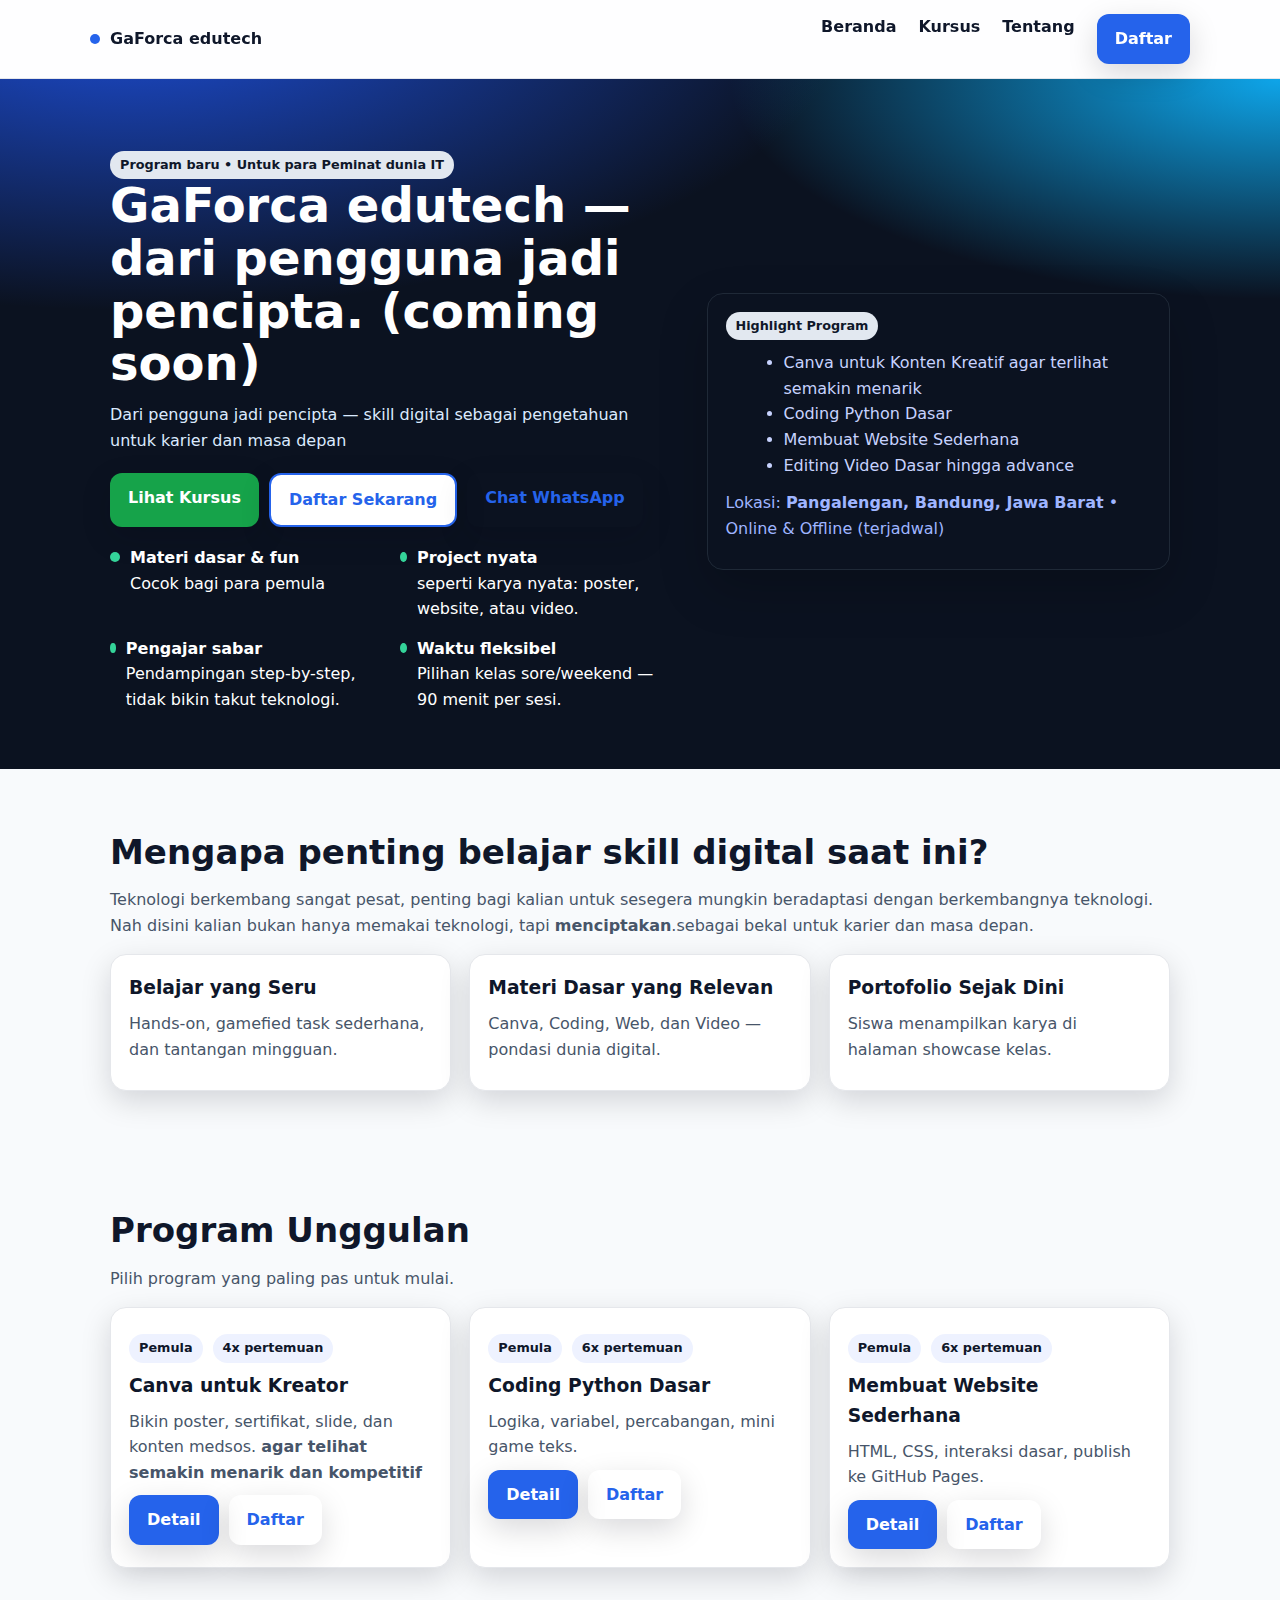
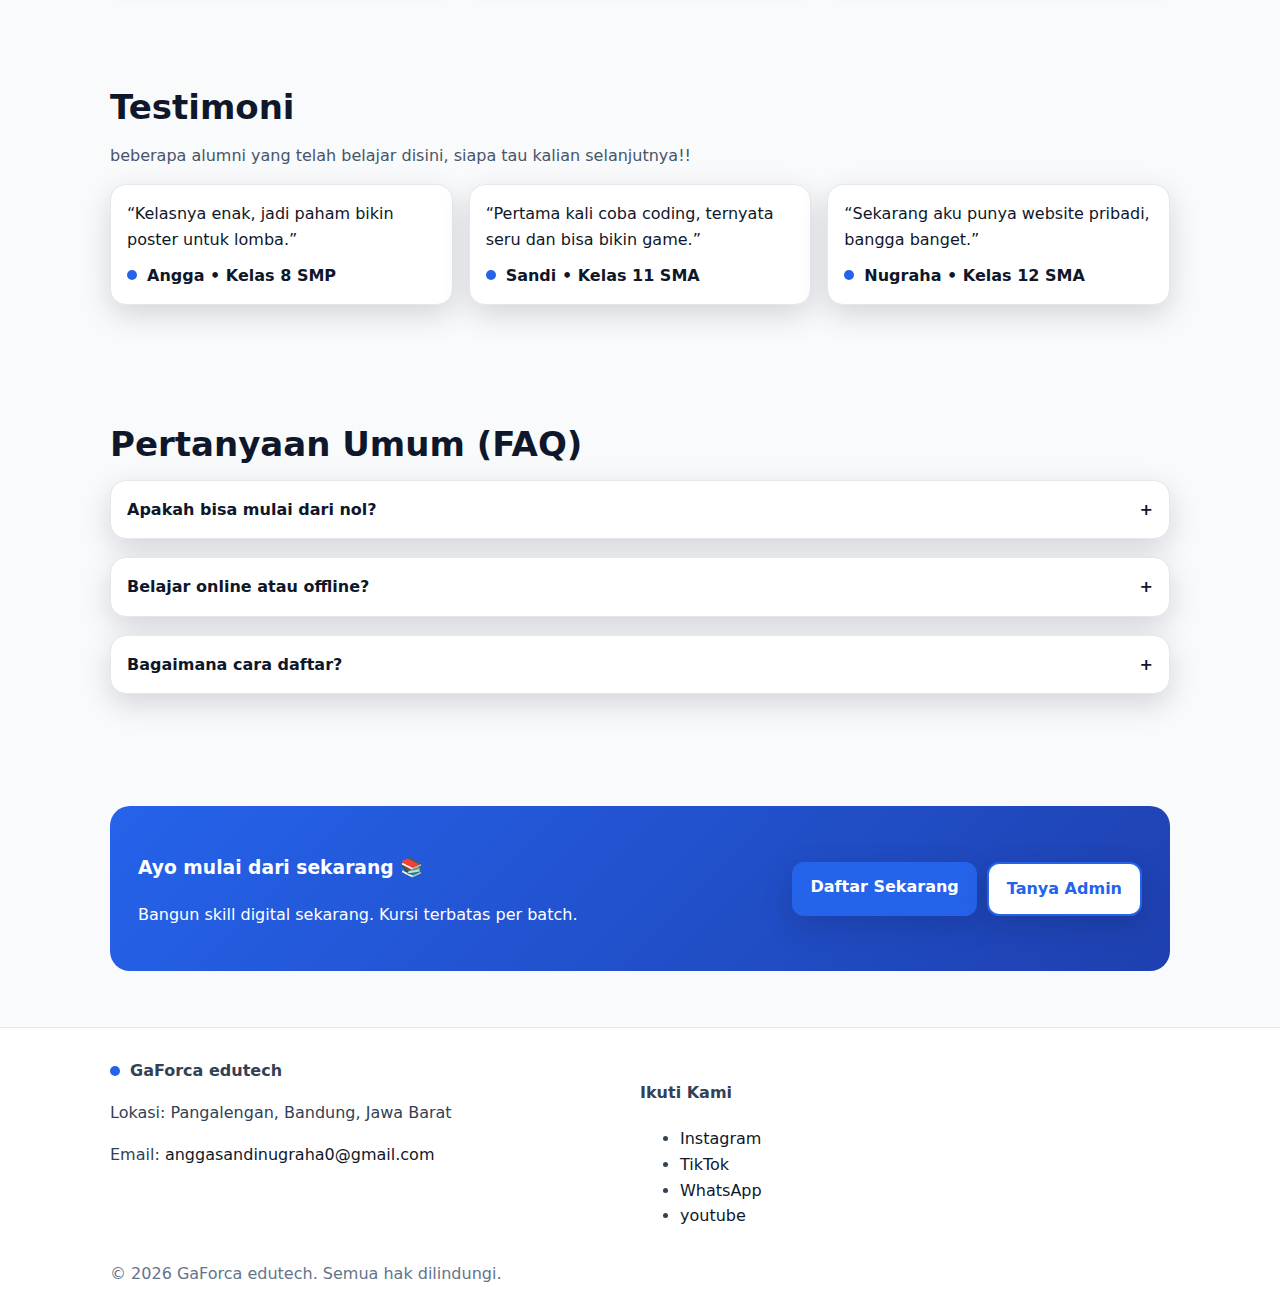
<file: index.html>
<!doctype html>
<html lang="id">
<head>
  <meta charset="utf-8">
  <meta name="viewport" content="width=device-width,initial-scale=1">
  <title>GaForca edutech — Belajar Skill Digital dari Nol</title>
  <meta name="description" content="Bootcamp skill digital untuk anak SMP di Pangalengan: Canva, Coding Python, Website, Editing Video. Dari pengguna jadi pencipta.">
  <meta property="og:title" content="GaForca edutech">
  <meta property="og:description" content="Bootcamp skill digital untuk para peminat dunia IT">
  <meta property="og:type" content="website">
  <meta property="og:url" content="">
  <meta property="og:image" content="">
  <link rel="icon" href="data:image/svg+xml,<svg xmlns=%22http://www.w3.org/2000/svg%22 viewBox=%220 0 100 100%22><circle cx=%2250%22 cy=%2250%22 r=%2248%22 fill=%22%232563eb%22/><text x=%2250%22 y=%2260%22 font-size=%2254%22 text-anchor=%22middle%22 fill=%22white%22 font-family=%22Arial%22>SD</text></svg>">
  <link rel="stylesheet" href="style.css">
</head>
<body>
  <header class="sticky">
    <div class="container nav">
      <div class="logo"><span class="logo-dot"></span><span data-config="brand">GaForca edutech</span></div>
      <nav>
        <ul>
          <li><a href="index.html">Beranda</a></li>
          <li><a href="courses.html">Kursus</a></li>
          <li><a href="about.html">Tentang</a></li>
          <li><a class="btn btn-primary" data-link="register">Daftar</a></li>
        </ul>
      </nav>
      <button id="burger">Menu</button>
    </div>
    
  </header>

  <section class="hero">
    <div class="container content">
      <div>
        <span class="tag">Program baru • Untuk para Peminat dunia IT</span>
        <h1><span data-config="brand">GaForca edutech</span> — <br/>dari pengguna jadi pencipta. (coming soon)</h1>
        <p data-config="tagline">Dari pengguna jadi pencipta — skill digital sebagai pengetahuan untuk karier dan masa depan</p>
        <div style="display:flex;gap:10px;flex-wrap:wrap;margin:10px 0 18px">
          <a class="btn btn-success" data-link="primary-cta">Lihat Kursus</a>
          <a class="btn btn-outline" data-link="secondary-cta">Daftar Sekarang</a>
          <a class="btn" data-link="whatsapp">Chat WhatsApp</a>
        </div>
        <div class="hero-feats">
          <div class="feat"><div class="dot"></div><div><b>Materi dasar & fun</b><br/>Cocok bagi para pemula</div></div>
          <div class="feat"><div class="dot"></div><div><b>Project nyata</b><br/>seperti karya nyata: poster, website, atau video.</div></div>
          <div class="feat"><div class="dot"></div><div><b>Pengajar sabar</b><br/>Pendampingan step-by-step, tidak bikin takut teknologi.</div></div>
          <div class="feat"><div class="dot"></div><div><b>Waktu fleksibel</b><br/>Pilihan kelas sore/weekend — 90 menit per sesi.</div></div>
        </div>
      </div>
      <div class="card">
        <div class="tag">Highlight Program</div>
        <ul style="margin:10px 0 0 18px;color:#c7d2fe">
          <li>Canva untuk Konten Kreatif agar terlihat semakin menarik</li>
          <li>Coding Python Dasar</li>
          <li>Membuat Website Sederhana</li>
          <li>Editing Video Dasar hingga advance</li>
        </ul>
        <p style="color:#9fb5ff;margin-top:12px">Lokasi: <b data-config="location">Pangalengan, Bandung, Jawa Barat</b> • Online & Offline (terjadwal)</p>
      </div>
    </div>
  </section>

  <section class="section">
    <div class="container">
      <h2>Mengapa penting belajar skill digital saat ini?</h2>
      <p class="lead">Teknologi berkembang sangat pesat, penting bagi kalian untuk sesegera mungkin beradaptasi dengan berkembangnya teknologi. Nah disini kalian bukan hanya memakai teknologi, tapi <b>menciptakan</b>.sebagai bekal untuk karier dan masa depan.</p>
      <div class="grid">
        <div class="card">
          <h3>Belajar yang Seru</h3>
          <p>Hands-on, gamefied task sederhana, dan tantangan mingguan.</p>
        </div>
        <div class="card">
          <h3>Materi Dasar yang Relevan</h3>
          <p>Canva, Coding, Web, dan Video — pondasi dunia digital.</p>
        </div>
        <div class="card">
          <h3>Portofolio Sejak Dini</h3>
          <p>Siswa menampilkan karya di halaman showcase kelas.</p>
        </div>
      </div>
    </div>
  </section>

  <section class="section" id="program">
    <div class="container">
      <h2>Program Unggulan</h2>
      <p class="lead">Pilih program yang paling pas untuk mulai.</p>
      <div class="grid">
        <div class="card">
          <div class="meta"><span class="tag">Pemula</span><span class="tag">4x pertemuan</span></div>
          <h3>Canva untuk Kreator</h3>
          <p>Bikin poster, sertifikat, slide, dan konten medsos. <b>agar telihat semakin menarik dan kompetitif</b></p>
          <div class="actions">
            <a class="btn btn-primary" href="courses.html#canva">Detail</a>
            <a class="btn" data-link="register">Daftar</a>
          </div>
        </div>
        <div class="card">
          <div class="meta"><span class="tag">Pemula</span><span class="tag">6x pertemuan</span></div>
          <h3>Coding Python Dasar</h3>
          <p>Logika, variabel, percabangan, mini game teks.</p>
          <div class="actions">
            <a class="btn btn-primary" href="courses.html#python">Detail</a>
            <a class="btn" data-link="register">Daftar</a>
          </div>
        </div>
        <div class="card">
          <div class="meta"><span class="tag">Pemula</span><span class="tag">6x pertemuan</span></div>
          <h3>Membuat Website Sederhana</h3>
          <p>HTML, CSS, interaksi dasar, publish ke GitHub Pages.</p>
          <div class="actions">
            <a class="btn btn-primary" href="courses.html#web">Detail</a>
            <a class="btn" data-link="register">Daftar</a>
          </div>
        </div>
      </div>
    </div>
  </section>

  <section class="section">
    <div class="container">
      <h2>Testimoni</h2>
      <p class="lead">beberapa alumni yang telah belajar disini, siapa tau kalian selanjutnya!!</p>
      <div class="testi">
        <div class="blockquote">
          “Kelasnya enak, jadi paham bikin poster untuk lomba.”
          <div class="who"><span class="logo-dot"></span> Angga • Kelas 8 SMP</div>
        </div>
        <div class="blockquote">
          “Pertama kali coba coding, ternyata seru dan bisa bikin game.”
          <div class="who"><span class="logo-dot"></span> Sandi • Kelas 11 SMA</div>
        </div>
        <div class="blockquote">
          “Sekarang aku punya website pribadi, bangga banget.”
          <div class="who"><span class="logo-dot"></span> Nugraha • Kelas 12 SMA</div>
        </div>
      </div>
    </div>
  </section>

  <section class="section faq">
    <div class="container">
      <h2>Pertanyaan Umum (FAQ)</h2>
      <div class="grid" style="grid-template-columns:1fr">
        <div class="faq-item">
          <div class="faq-q">Apakah bisa mulai dari nol? <span>+</span></div>
          <div class="faq-a" data-open="false"><p>Ya. Program dirancang khusus untuk pemula tanpa pengalaman.</p></div>
        </div>
        <div class="faq-item">
          <div class="faq-q">Belajar online atau offline? <span>+</span></div>
          <div class="faq-a" data-open="false"><p>Hybrid. Beberapa sesi online, beberapa sesi tatap muka terjadwal.</p></div>
        </div>
        <div class="faq-item">
          <div class="faq-q">Bagaimana cara daftar? <span>+</span></div>
          <div class="faq-a" data-open="false"><p>Klik tombol “Daftar” dan isi Google Form. Admin akan menghubungi via WhatsApp.</p></div>
        </div>
      </div>
    </div>
  </section>

  <section class="section">
    <div class="container">
      <div class="cta">
        <div>
          <h3>Ayo mulai dari sekarang 📚</h3>
          <p>Bangun skill digital sekarang. Kursi terbatas per batch.</p>
        </div>
        <div style="display:flex;gap:10px;flex-wrap:wrap">
          <a class="btn btn-primary" data-link="register">Daftar Sekarang</a>
          <a class="btn btn-outline" data-link="whatsapp">Tanya Admin</a>
        </div>
      </div>
    </div>
  </section>

  <footer>
    <div class="container cols">
      <div>
        <div class="logo"><span class="logo-dot"></span><span data-config="brand">GaForca edutech</span></div>
        <p>Lokasi: <span data-config="location">Pangalengan, Bandung, Jawa Barat</span></p>
        <p>Email: <a href="mailto:anggasandinugraha0@gmail.com" data-config="email">anggasandinugraha0@gmail.com</a></p>
      </div>
      
      <div>
        <h4>Ikuti Kami</h4>
        <ul>
          <li><a data-link="instagram">Instagram</a></li>
          <li><a data-link="tiktok">TikTok</a></li>
          <li><a data-link="whatsapp">WhatsApp</a></li>
          <li><a data-link="youtube">youtube</a></li>
        </ul>
      </div>
    </div>
    <div class="container" style="margin-top:16px;color:#64748b">© <span id="year"></span> <span data-config="brand">STUDIO DIGITAL SMP</span>. Semua hak dilindungi.</div>
  </footer>

  <script src="script.js"></script>
  <script>document.getElementById("year").textContent = new Date().getFullYear()</script>
</body>
</html>
</file>
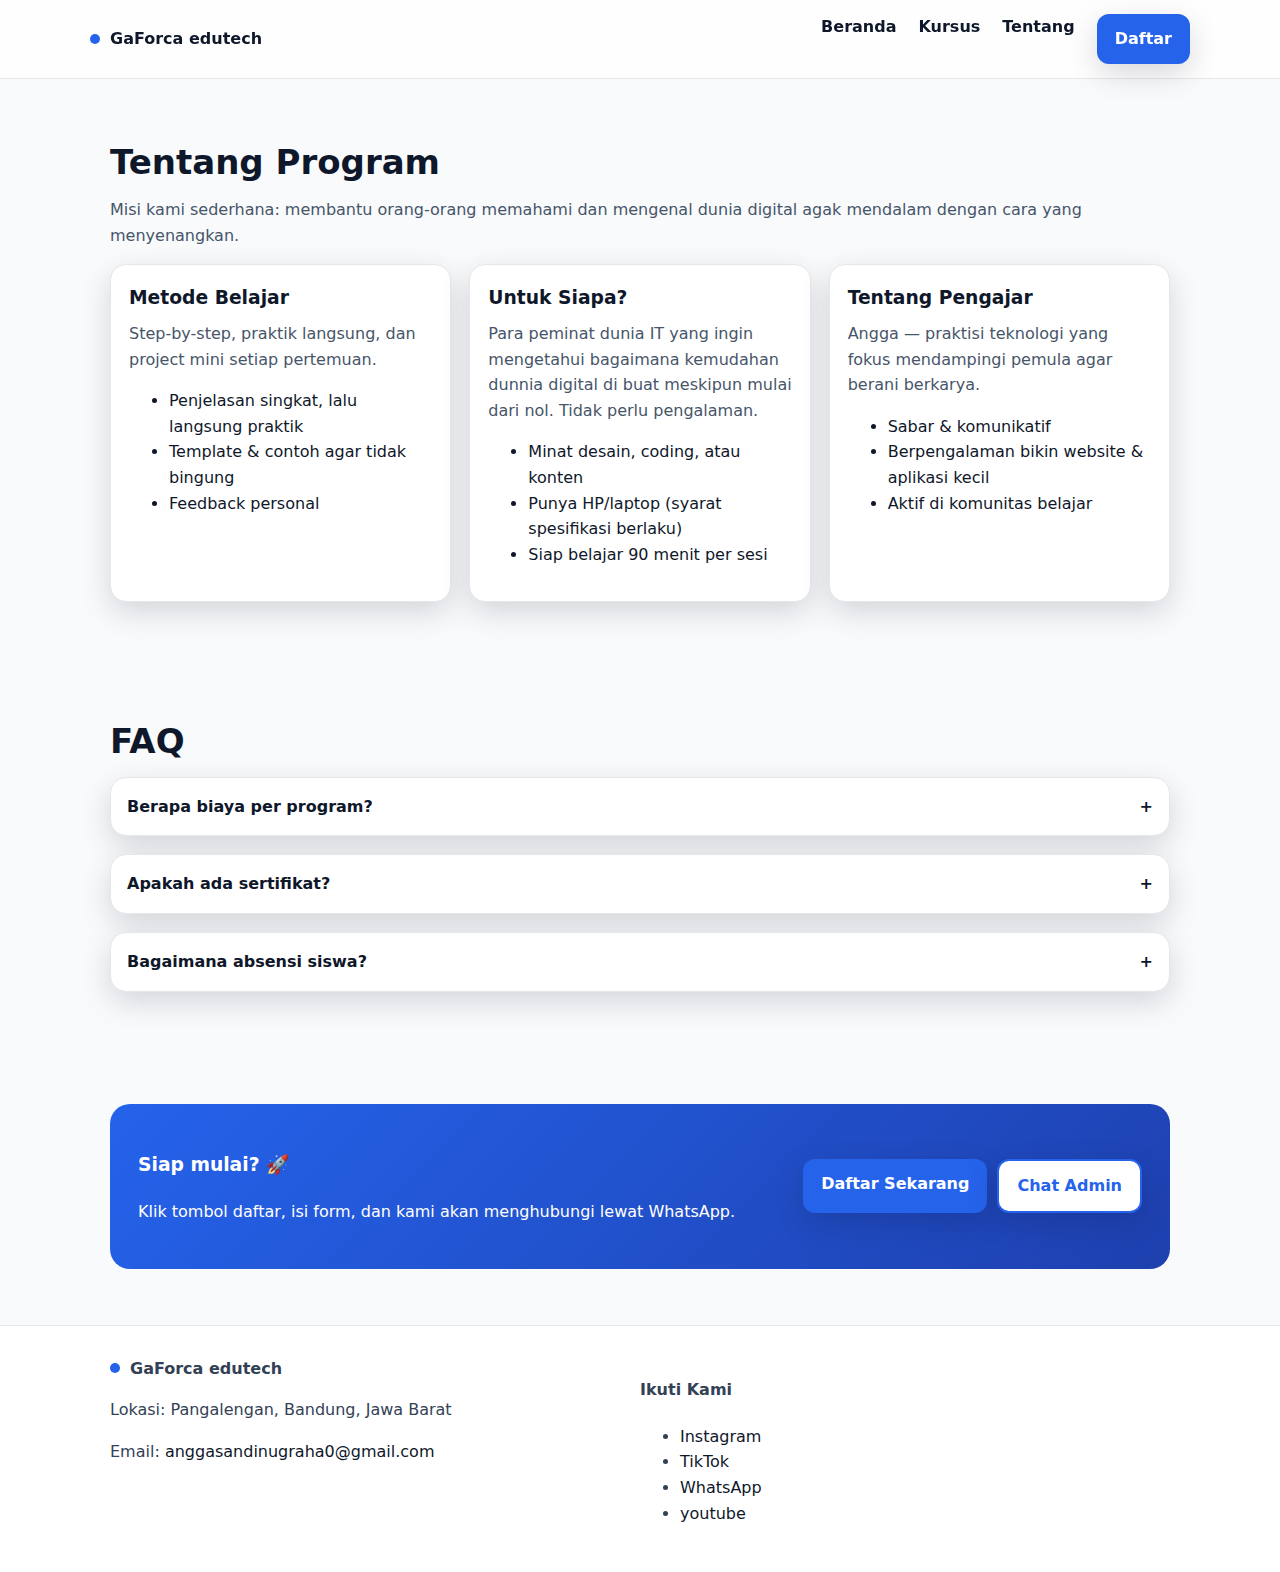
<file: about.html>
<!doctype html>
<html lang="id">
<head>
  <meta charset="utf-8">
  <meta name="viewport" content="width=device-width,initial-scale=1">
  <title>Tentang — GaForca edutech</title>
  <meta name="description" content="Tentang program, metode belajar, dan FAQ.">
  <link rel="stylesheet" href="style.css">
</head>
<body>
  <header class="sticky">
    <div class="container nav">
      <div class="logo"><span class="logo-dot"></span><span data-config="brand">GaForca edutech</span></div>
      <nav>
        <ul>
          <li><a href="index.html">Beranda</a></li>
          <li><a href="courses.html">Kursus</a></li>
          <li><a href="about.html">Tentang</a></li>
          <li><a class="btn btn-primary" data-link="register">Daftar</a></li>
        </ul>
      </nav>
      <button id="burger">Menu</button>
    </div>
    
  </header>

  <section class="section">
    <div class="container">
      <h2>Tentang Program</h2>
      <p class="lead">Misi kami sederhana: membantu orang-orang memahami dan mengenal dunia digital agak mendalam dengan cara yang menyenangkan.</p>
      <div class="grid">
        <div class="card">
          <h3>Metode Belajar</h3>
          <p>Step-by-step, praktik langsung, dan project mini setiap pertemuan.</p>
          <ul>
            <li>Penjelasan singkat, lalu langsung praktik</li>
            <li>Template & contoh agar tidak bingung</li>
            <li>Feedback personal</li>
          </ul>
        </div>
        <div class="card">
          <h3>Untuk Siapa?</h3>
          <p>Para peminat dunia IT yang ingin mengetahui bagaimana kemudahan dunnia digital di buat meskipun mulai dari nol. Tidak perlu pengalaman.</p>
          <ul>
            <li>Minat desain, coding, atau konten</li>
            <li>Punya HP/laptop (syarat spesifikasi berlaku)</li>
            <li>Siap belajar 90 menit per sesi</li>
          </ul>
        </div>
        <div class="card">
          <h3>Tentang Pengajar</h3>
          <p>Angga — praktisi teknologi yang fokus mendampingi pemula agar berani berkarya.</p>
          <ul>
            <li>Sabar & komunikatif</li>
            <li>Berpengalaman bikin website & aplikasi kecil</li>
            <li>Aktif di komunitas belajar</li>
          </ul>
        </div>
      </div>
    </div>
  </section>

  <section class="section faq">
    <div class="container">
      <h2>FAQ</h2>
      <div class="grid" style="grid-template-columns:1fr">
        <div class="faq-item">
          <div class="faq-q">Berapa biaya per program? <span>+</span></div>
          <div class="faq-a" data-open="false"><p>Prototype: silakan isi form pendaftaran, admin akan mengirim katalog harga & jadwal batch.</p></div>
        </div>
        <div class="faq-item">
          <div class="faq-q">Apakah ada sertifikat? <span>+</span></div>
          <div class="faq-a" data-open="false"><p>Ya, setiap peserta yang lulus tugas akhir akan mendapat e-sertifikat.</p></div>
        </div>
        <div class="faq-item">
          <div class="faq-q">Bagaimana absensi siswa? <span>+</span></div>
          <div class="faq-a" data-open="false"><p>Pada tahap awal, absensi menggunakan Google Form yang terintegrasi dengan admin.</p></div>
        </div>
      </div>
    </div>
  </section>

  <section class="section">
    <div class="container">
      <div class="cta">
        <div>
          <h3>Siap mulai? 🚀</h3>
          <p>Klik tombol daftar, isi form, dan kami akan menghubungi lewat WhatsApp.</p>
        </div>
        <div style="display:flex;gap:10px;flex-wrap:wrap">
          <a class="btn btn-primary" data-link="register">Daftar Sekarang</a>
          <a class="btn btn-outline" data-link="whatsapp">Chat Admin</a>
        </div>
      </div>
    </div>
  </section>

  <footer>
    <div class="container cols">
      <div>
        <div class="logo"><span class="logo-dot"></span><span data-config="brand">GaForca edutech</span></div>
        <p>Lokasi: <span data-config="location">Pangalengan, Bandung, Jawa Barat</span></p>
        <p>Email: <a href="mailto:anggasandinugraha0@gmail.com" data-config="email">anggasandinugraha0@gmail.com</a></p>
      </div>
      
      <div>
        <h4>Ikuti Kami</h4>
        <ul>
          <li><a data-link="instagram">Instagram</a></li>
          <li><a data-link="tiktok">TikTok</a></li>
          <li><a data-link="whatsapp">WhatsApp</a></li>
          <li><a data-link="youtube">youtube</a></li>
        </ul>
      </div>
    </div>
  </footer>

  <script src="script.js"></script>
</body>
</html>
</file>
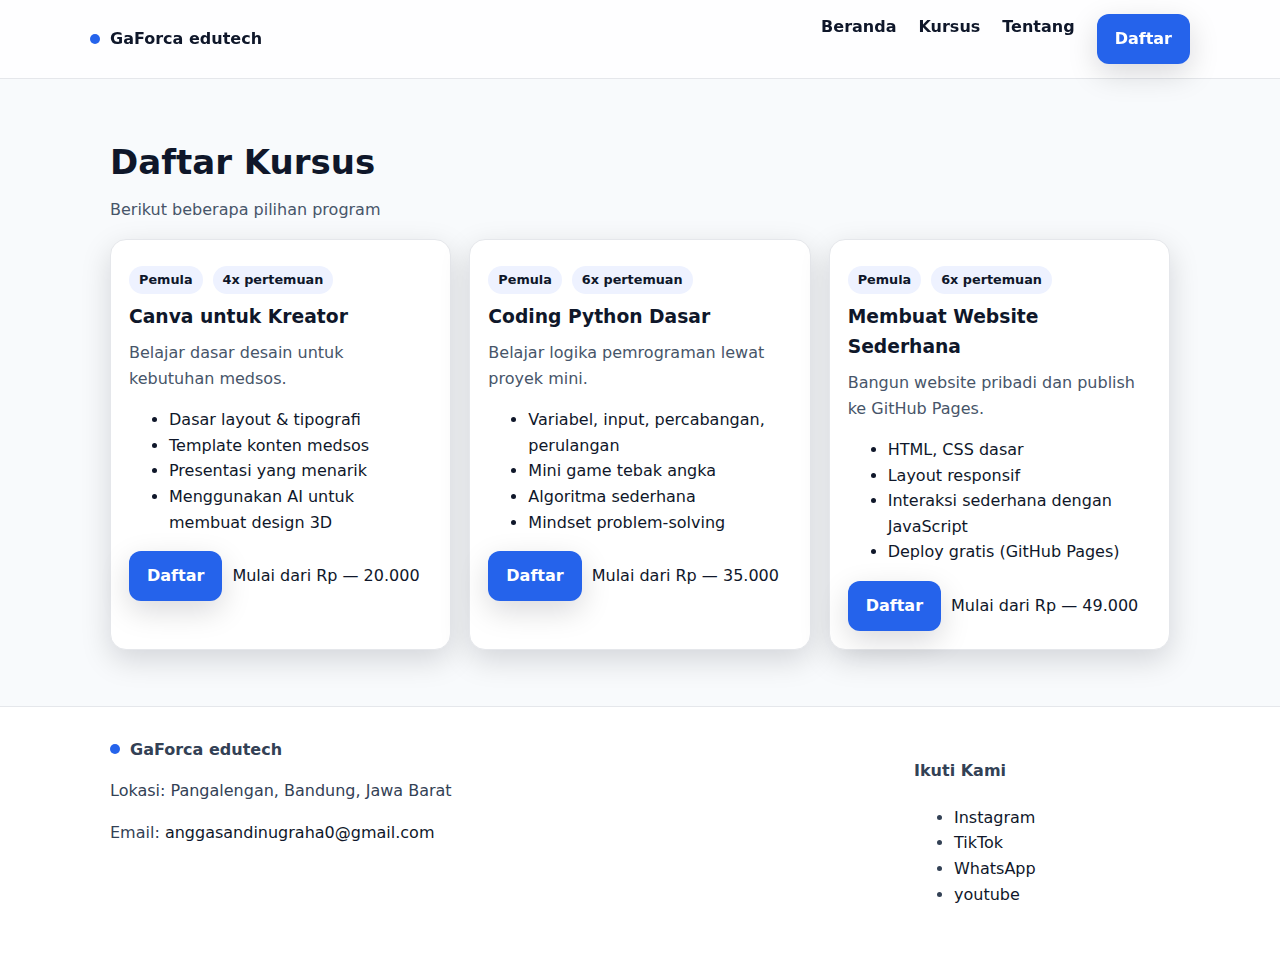
<file: courses.html>
<!doctype html>
<html lang="id">
<head>
  <meta charset="utf-8">
  <meta name="viewport" content="width=device-width,initial-scale=1">
  <title>Kursus — GaForca edutech</title>
  <meta name="description" content="Daftar kursus untuk anak SMP: Canva, Coding Python, Membuat Website, Editing Video.">
  <link rel="stylesheet" href="style.css">
</head>
<body>
  <header class="sticky">
    <div class="container nav">
      <div class="logo"><span class="logo-dot"></span><span data-config="brand">GaForca edutech</span></div>
      <nav>
        <ul>
          <li><a href="index.html">Beranda</a></li>
          <li><a href="courses.html">Kursus</a></li>
          <li><a href="about.html">Tentang</a></li>
          <li><a class="btn btn-primary" data-link="register">Daftar</a></li>
        </ul>
      </nav>
      <button id="burger">Menu</button>
    </div>
    
  </header>

  <section class="section">
    <div class="container">
      <h2>Daftar Kursus</h2>
      <p class="lead">Berikut beberapa pilihan program</p>
      <div class="grid">
        <div class="card" id="canva">
          <div class="meta"><span class="tag">Pemula</span><span class="tag">4x pertemuan</span></div>
          <h3>Canva untuk Kreator </h3>
          <p>Belajar dasar desain untuk kebutuhan medsos.</p>
          <ul>
            <li>Dasar layout & tipografi</li>
            <li>Template konten medsos</li>
            <li>Presentasi yang menarik</li>
            <li>Menggunakan AI untuk membuat design 3D</li>
          </ul>
          <div class="actions"><a class="btn btn-primary" data-link="register">Daftar</a><span>Mulai dari Rp — 20.000</span></div>
        </div>

        <div class="card" id="python">
          <div class="meta"><span class="tag">Pemula</span><span class="tag">6x pertemuan</span></div>
          <h3>Coding Python Dasar</h3>
          <p>Belajar logika pemrograman lewat proyek mini.</p>
          <ul>
            <li>Variabel, input, percabangan, perulangan</li>
            <li>Mini game tebak angka</li>
            <li>Algoritma sederhana</li>
            <li>Mindset problem-solving</li>
          </ul>
          <div class="actions"><a class="btn btn-primary" data-link="register">Daftar</a><span>Mulai dari Rp — 35.000</span></div>
        </div>

        <div class="card" id="web">
          <div class="meta"><span class="tag">Pemula</span><span class="tag">6x pertemuan</span></div>
          <h3>Membuat Website Sederhana</h3>
          <p>Bangun website pribadi dan publish ke GitHub Pages.</p>
          <ul>
            <li>HTML, CSS dasar</li>
            <li>Layout responsif</li>
            <li>Interaksi sederhana dengan JavaScript</li>
            <li>Deploy gratis (GitHub Pages)</li>
          </ul>
          <div class="actions"><a class="btn btn-primary" data-link="register">Daftar</a><span>Mulai dari Rp — 49.000</span></div>
        </div>
      </div>
    </div>
  </section>

  <footer>
    <div class="container cols">
      <div>
        <div class="logo"><span class="logo-dot"></span><span data-config="brand">STUDIO DIGITAL SMP</span></div>
        <p>Lokasi: <span data-config="location">Pangalengan, Bandung, Jawa Barat</span></p>
        <p>Email: <a href="mailto:anggasandinugraha0@gmail.com" data-config="email">anggasandinugraha0@gmail.com</a></p>
      </div>
      <div>
      </div>
      <div>
        <h4>Ikuti Kami</h4>
        <ul>
          <li><a data-link="instagram">Instagram</a></li>
          <li><a data-link="tiktok">TikTok</a></li>
          <li><a data-link="whatsapp">WhatsApp</a></li>
          <li><a data-link="youtube">youtube</a></li>
        </ul>
      </div>
    </div>
  </footer>

  <script src="script.js"></script>
</body>
</html>
</file>
<file: style.css>
/* ==== Global Styles for Professional Landing ==== */
:root{
  --brand: #2563eb;          /* Primary (indigo/blue) */
  --brand-2:#1e40af;         /* Darker shade */
  --accent:#16a34a;          /* Accent (green) */
  --text:#0f172a;            /* Slate-900 */
  --muted:#475569;           /* Slate-600 */
  --bg:#0b1220;              /* Dark hero bg */
  --light:#f8fafc;           /* Background */
  --card:#ffffff;
  --radius: 16px;
  --shadow: 0 10px 30px rgba(2,6,23,.15);
  --container: 1100px;
}

*{box-sizing: border-box}
html,body{margin:0;padding:0}
body{
  font-family: ui-sans-serif, system-ui, -apple-system, Segoe UI, Roboto, Noto Sans, Ubuntu, Cantarell, Helvetica Neue, Arial, "Apple Color Emoji","Segoe UI Emoji";
  color: var(--text);
  background: var(--light);
  line-height: 1.6;
}

.container{max-width:var(--container);margin:0 auto;padding:0 20px}
a{color:var(--brand);text-decoration:none}
a:hover{opacity:.9}
.btn{
  display:inline-block;padding:12px 18px;border-radius:12px;
  font-weight:600;box-shadow: var(--shadow);
  transition: transform .08s ease, box-shadow .2s ease;
}
.btn:active{transform:translateY(1px)}
.btn-primary{background:var(--brand);color:#fff}
.btn-outline{border:2px solid var(--brand);color:var(--brand);background:#fff}
.btn-success{background:var(--accent);color:#fff}
.tag{display:inline-block;padding:4px 10px;border-radius:999px;background:#e2e8f0;color:#0f172a;font-weight:600;font-size:.8rem}

header.sticky{
  position:sticky;top:0;z-index:50;background:#ffffffcc;backdrop-filter: blur(10px);
  border-bottom:1px solid #e5e7eb;
}
.nav{
  display:flex;align-items:center;justify-content:space-between;padding:14px 0;
}
.logo{display:flex;align-items:center;gap:10px;font-weight:800}
.logo-dot{width:10px;height:10px;background:var(--brand);border-radius:50%}
nav ul{list-style:none;margin:0;padding:0;display:flex;gap:22px}
nav a{font-weight:600;color:#0f172a}
#burger{display:none}

@media (max-width:860px){
  nav ul{display:none}
  #burger{display:inline-flex;border:1px solid #e2e8f0;border-radius:10px;padding:8px 10px;background:#fff}
  #mobile-nav{display:none;position:absolute;left:0;right:0;top:64px;background:#fff;border-bottom:1px solid #e5e7eb}
  #mobile-nav.open{display:block}
  #mobile-nav ul{list-style:none;margin:0;padding:10px 20px;display:flex;flex-direction:column;gap:12px}
}

/* Hero */
.hero{
  background: radial-gradient(1200px 500px at 10% -10%, #1d4ed8 0%, transparent 60%), 
              radial-gradient(1000px 400px at 100% 0%, #0ea5e9 0%, transparent 55%),
              var(--bg);
  color:#fff;
  padding:72px 0 56px;
  position:relative;
  overflow:hidden;
}
.hero .content{display:grid;grid-template-columns:1.1fr .9fr;gap:30px;align-items:center}
.hero h1{font-size: clamp(32px,4vw,48px);line-height:1.1;margin:0 0 12px}
.hero p{color:#dbeafe;margin:0 0 20px}
.hero .card{
  background:#0b1220; border:1px solid #1f2937; border-radius:var(--radius);
  padding:18px; box-shadow: 0 20px 50px rgba(0,0,0,.2);
}
.hero-feats{display:grid;grid-template-columns:repeat(2,minmax(0,1fr));gap:14px;margin-top:10px}
.hero-feats .feat{display:flex;gap:10px;align-items:flex-start}
.hero-feats .dot{width:10px;height:10px;border-radius:50%;background:#34d399;margin-top:7px}

@media (max-width:860px){ .hero .content{grid-template-columns:1fr} }

/* Sections */
.section{padding:56px 0}
.section h2{font-size: clamp(26px,3vw,34px);margin:0 0 8px}
.section p.lead{color:var(--muted);margin-top:0}

/* Cards */
.grid{display:grid;grid-template-columns:repeat(3,minmax(0,1fr));gap:18px}
.card{
  background:var(--card);border-radius:var(--radius);padding:18px;border:1px solid #e5e7eb;
  box-shadow: var(--shadow);
}
.card h3{margin:0 0 8px}
.card p{margin:0 0 10px;color:var(--muted)}
.card .meta{display:flex;gap:10px;flex-wrap:wrap;margin:8px 0}
.card .meta .tag{background:#eef2ff}
.card .actions{display:flex;gap:10px;align-items:center;flex-wrap:wrap;margin-top:10px}

@media (max-width:1024px){ .grid{grid-template-columns:repeat(2,minmax(0,1fr))} }
@media (max-width:700px){ .grid{grid-template-columns:1fr} }

/* Testimonials */
.testi{display:grid;grid-template-columns:repeat(3,1fr);gap:16px;margin-top:16px}
.testi .blockquote{background:#fff;border:1px solid #e5e7eb;border-radius:16px;padding:16px;box-shadow:var(--shadow)}
.testi .who{display:flex;align-items:center;gap:10px;margin-top:10px;font-weight:700}
@media (max-width:900px){ .testi{grid-template-columns:1fr} }

/* FAQ */
.faq .faq-item{background:#fff;border:1px solid #e5e7eb;border-radius:16px;padding:16px;box-shadow:var(--shadow)}
.faq .faq-q{display:flex;align-items:center;justify-content:space-between;font-weight:700;cursor:pointer}
.faq .faq-a{max-height:0;overflow:hidden;transition:max-height .25s ease;color:var(--muted)}
.faq .faq-item.active .faq-q span{transform: rotate(45deg)}
.faq .faq-q span{display:inline-block;transition: transform .2s ease}

/* CTA Banner */
.cta{
  background: linear-gradient(135deg,var(--brand),var(--brand-2)); color:#fff;border-radius:20px;
  padding:28px; display:flex; align-items:center; justify-content:space-between; gap:16px;
}
@media (max-width:760px){ .cta{flex-direction:column;align-items:flex-start} }

/* Footer */
footer{border-top:1px solid #e5e7eb;padding:30px 0;color:#334155;background:#fff}
footer .cols{display:grid;grid-template-columns:2fr 1fr 1fr;gap:18px}
footer a{color:#0f172a}
@media (max-width:860px){ footer .cols{grid-template-columns:1fr} }
</file>
